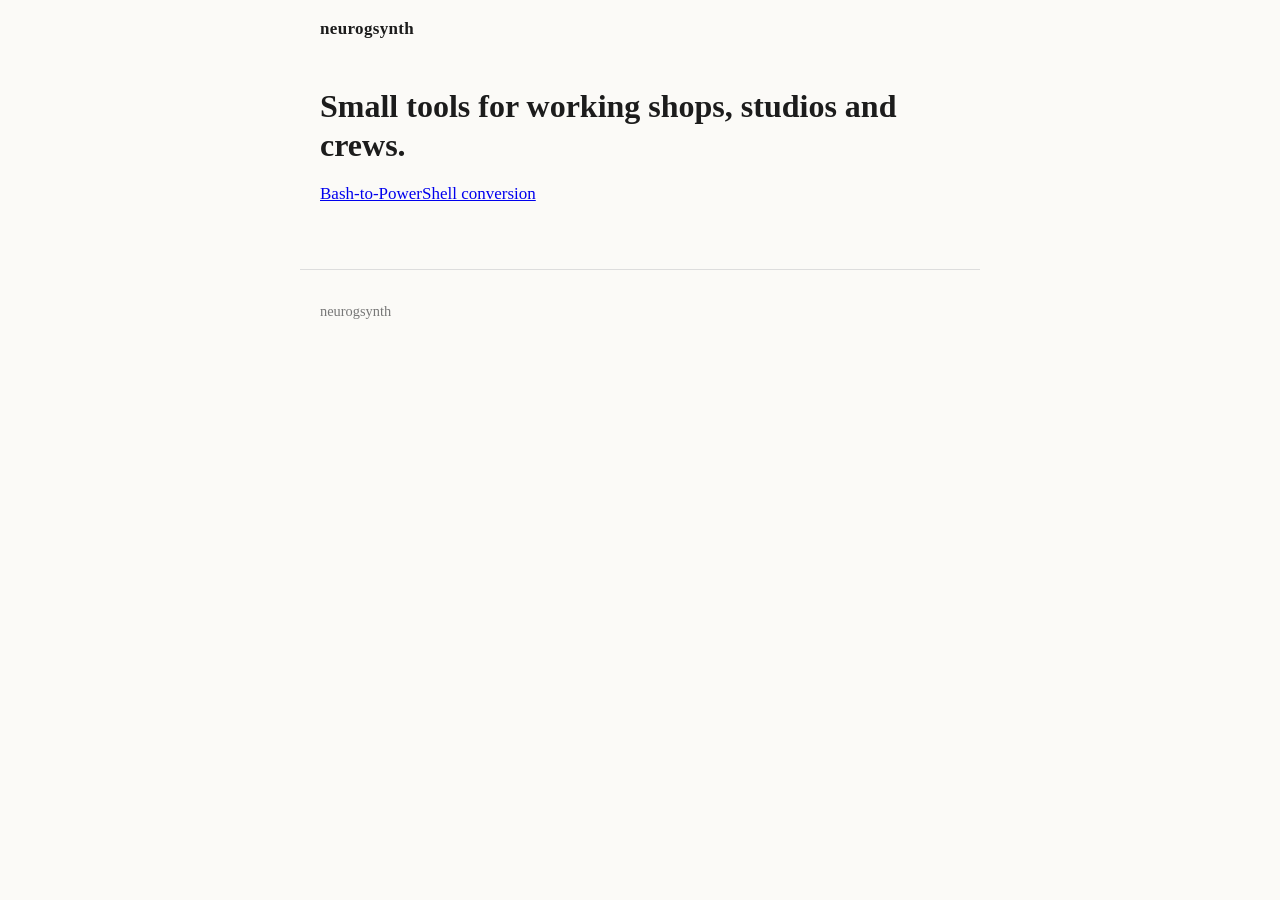
<file: index.html>
<!doctype html>
<html lang="en">
<head>
<meta charset="utf-8">
<meta name="viewport" content="width=device-width, initial-scale=1">
<title>neurogsynth</title>
<link rel="stylesheet" href="/style.css">
</head>
<body>
<header><a class="brand" href="/">neurogsynth</a></header>
<main>
<h1>Small tools for working shops, studios and crews.</h1>
<ul class="pages"><li><a href="/crossshell/">Bash-to-PowerShell conversion</a></li></ul>
</main>
<footer><p>neurogsynth</p></footer>
</body>
</html>
</file>
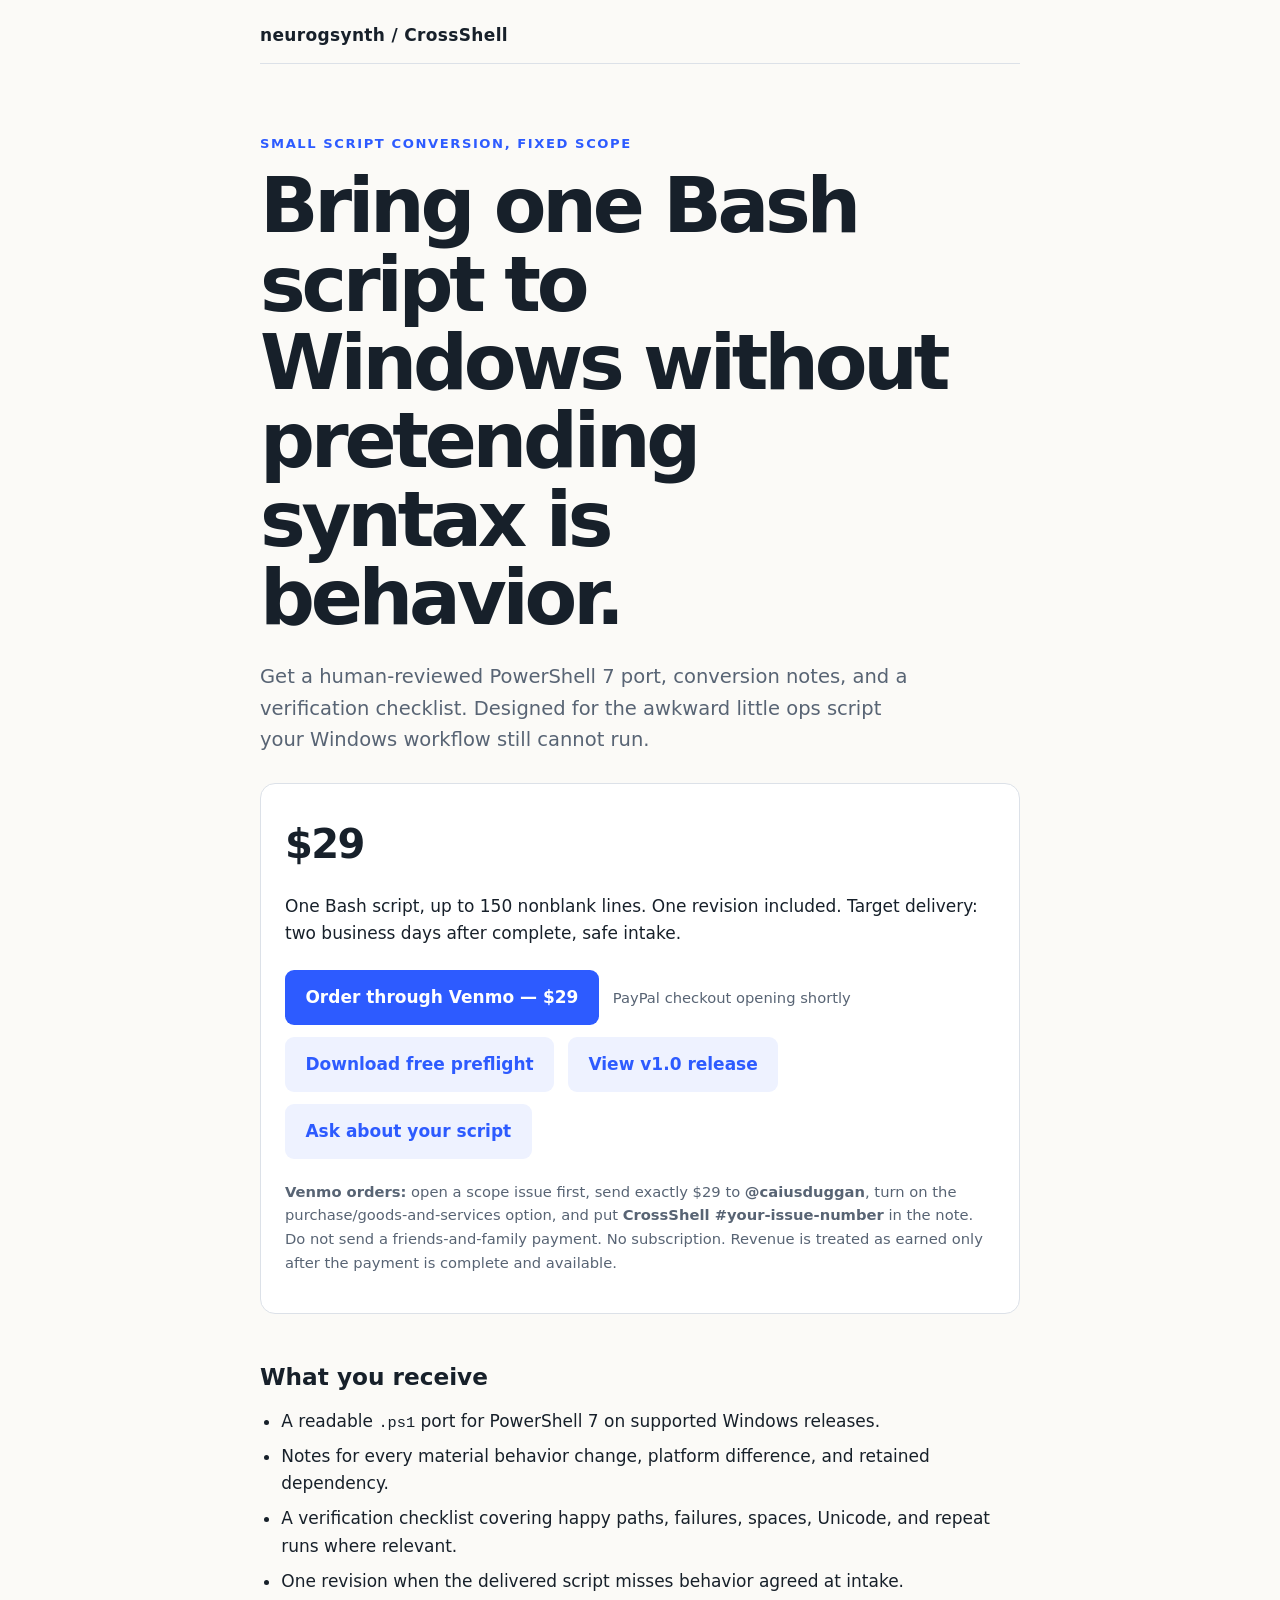
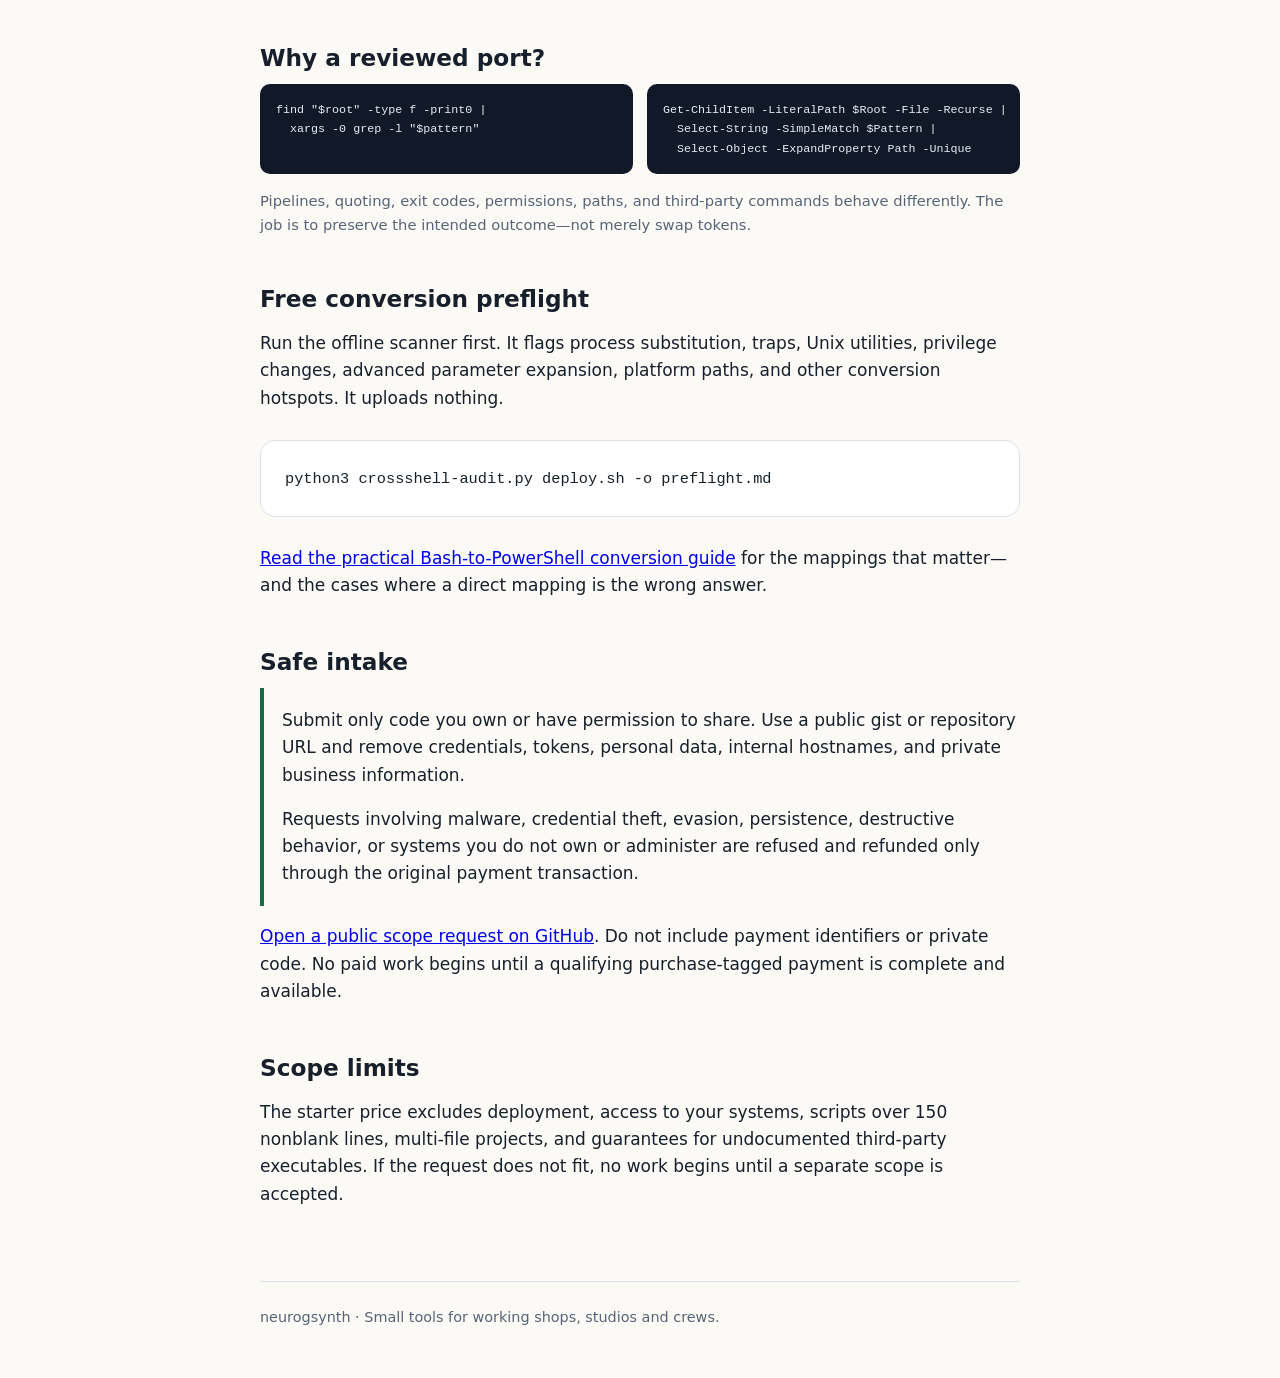
<file: crossshell/index.html>
<!doctype html>
<html lang="en">
<head>
  <meta charset="utf-8">
  <meta name="viewport" content="width=device-width,initial-scale=1">
  <title>CrossShell — Bash-to-PowerShell conversion</title>
  <meta name="description" content="A careful Bash-to-PowerShell 7 conversion with behavior notes, a verification checklist, and one revision.">
  <link rel="canonical" href="https://www.neurogsynth.com/crossshell/">
  <link rel="stylesheet" href="/crossshell/style.css">
</head>
<body>
  <header><a class="brand" href="/">neurogsynth / CrossShell</a></header>
  <main>
    <p class="eyebrow">Small script conversion, fixed scope</p>
    <h1>Bring one Bash script to Windows without pretending syntax is behavior.</h1>
    <p class="lead">Get a human-reviewed PowerShell 7 port, conversion notes, and a verification checklist. Designed for the awkward little ops script your Windows workflow still cannot run.</p>

    <section class="card">
      <p class="price">$29</p>
      <p>One Bash script, up to 150 nonblank lines. One revision included. Target delivery: two business days after complete, safe intake.</p>
      <!-- CHECKOUT_CTA -->
      <a class="button" href="https://venmo.com/u/caiusduggan" rel="nofollow">Order through Venmo — $29</a>
      <span class="small">PayPal checkout opening shortly</span>
      <!-- /CHECKOUT_CTA -->
      <a class="button secondary" href="/crossshell/crossshell-audit.py" download>Download free preflight</a>
      <a class="button secondary" href="https://github.com/caiusdesigns/neurogsynth/releases/tag/crossshell-v1.0.0">View v1.0 release</a>
      <a class="button secondary" href="https://github.com/caiusdesigns/neurogsynth/issues/new?template=crossshell-order.yml">Ask about your script</a>
      <p class="fine"><strong>Venmo orders:</strong> open a scope issue first, send exactly $29 to <strong>@caiusduggan</strong>, turn on the purchase/goods-and-services option, and put <strong>CrossShell #your-issue-number</strong> in the note. Do not send a friends-and-family payment. No subscription. Revenue is treated as earned only after the payment is complete and available.</p>
    </section>

    <h2>What you receive</h2>
    <ul>
      <li>A readable <code>.ps1</code> port for PowerShell 7 on supported Windows releases.</li>
      <li>Notes for every material behavior change, platform difference, and retained dependency.</li>
      <li>A verification checklist covering happy paths, failures, spaces, Unicode, and repeat runs where relevant.</li>
      <li>One revision when the delivered script misses behavior agreed at intake.</li>
    </ul>

    <h2>Why a reviewed port?</h2>
    <div class="sample">
      <pre><code>find "$root" -type f -print0 |
  xargs -0 grep -l "$pattern"</code></pre>
      <pre><code>Get-ChildItem -LiteralPath $Root -File -Recurse |
  Select-String -SimpleMatch $Pattern |
  Select-Object -ExpandProperty Path -Unique</code></pre>
    </div>
    <p class="small">Pipelines, quoting, exit codes, permissions, paths, and third-party commands behave differently. The job is to preserve the intended outcome—not merely swap tokens.</p>

    <h2>Free conversion preflight</h2>
    <p>Run the offline scanner first. It flags process substitution, traps, Unix utilities, privilege changes, advanced parameter expansion, platform paths, and other conversion hotspots. It uploads nothing.</p>
    <pre class="card"><code>python3 crossshell-audit.py deploy.sh -o preflight.md</code></pre>
    <p><a href="/crossshell/bash-to-powershell-guide/">Read the practical Bash-to-PowerShell conversion guide</a> for the mappings that matter—and the cases where a direct mapping is the wrong answer.</p>

    <h2>Safe intake</h2>
    <div class="guard">
      <p>Submit only code you own or have permission to share. Use a public gist or repository URL and remove credentials, tokens, personal data, internal hostnames, and private business information.</p>
      <p>Requests involving malware, credential theft, evasion, persistence, destructive behavior, or systems you do not own or administer are refused and refunded only through the original payment transaction.</p>
    </div>
    <p><a href="https://github.com/caiusdesigns/neurogsynth/issues/new?template=crossshell-order.yml">Open a public scope request on GitHub</a>. Do not include payment identifiers or private code. No paid work begins until a qualifying purchase-tagged payment is complete and available.</p>

    <h2>Scope limits</h2>
    <p>The starter price excludes deployment, access to your systems, scripts over 150 nonblank lines, multi-file projects, and guarantees for undocumented third-party executables. If the request does not fit, no work begins until a separate scope is accepted.</p>
  </main>
  <footer>neurogsynth · Small tools for working shops, studios and crews.</footer>
</body>
</html>
</file>
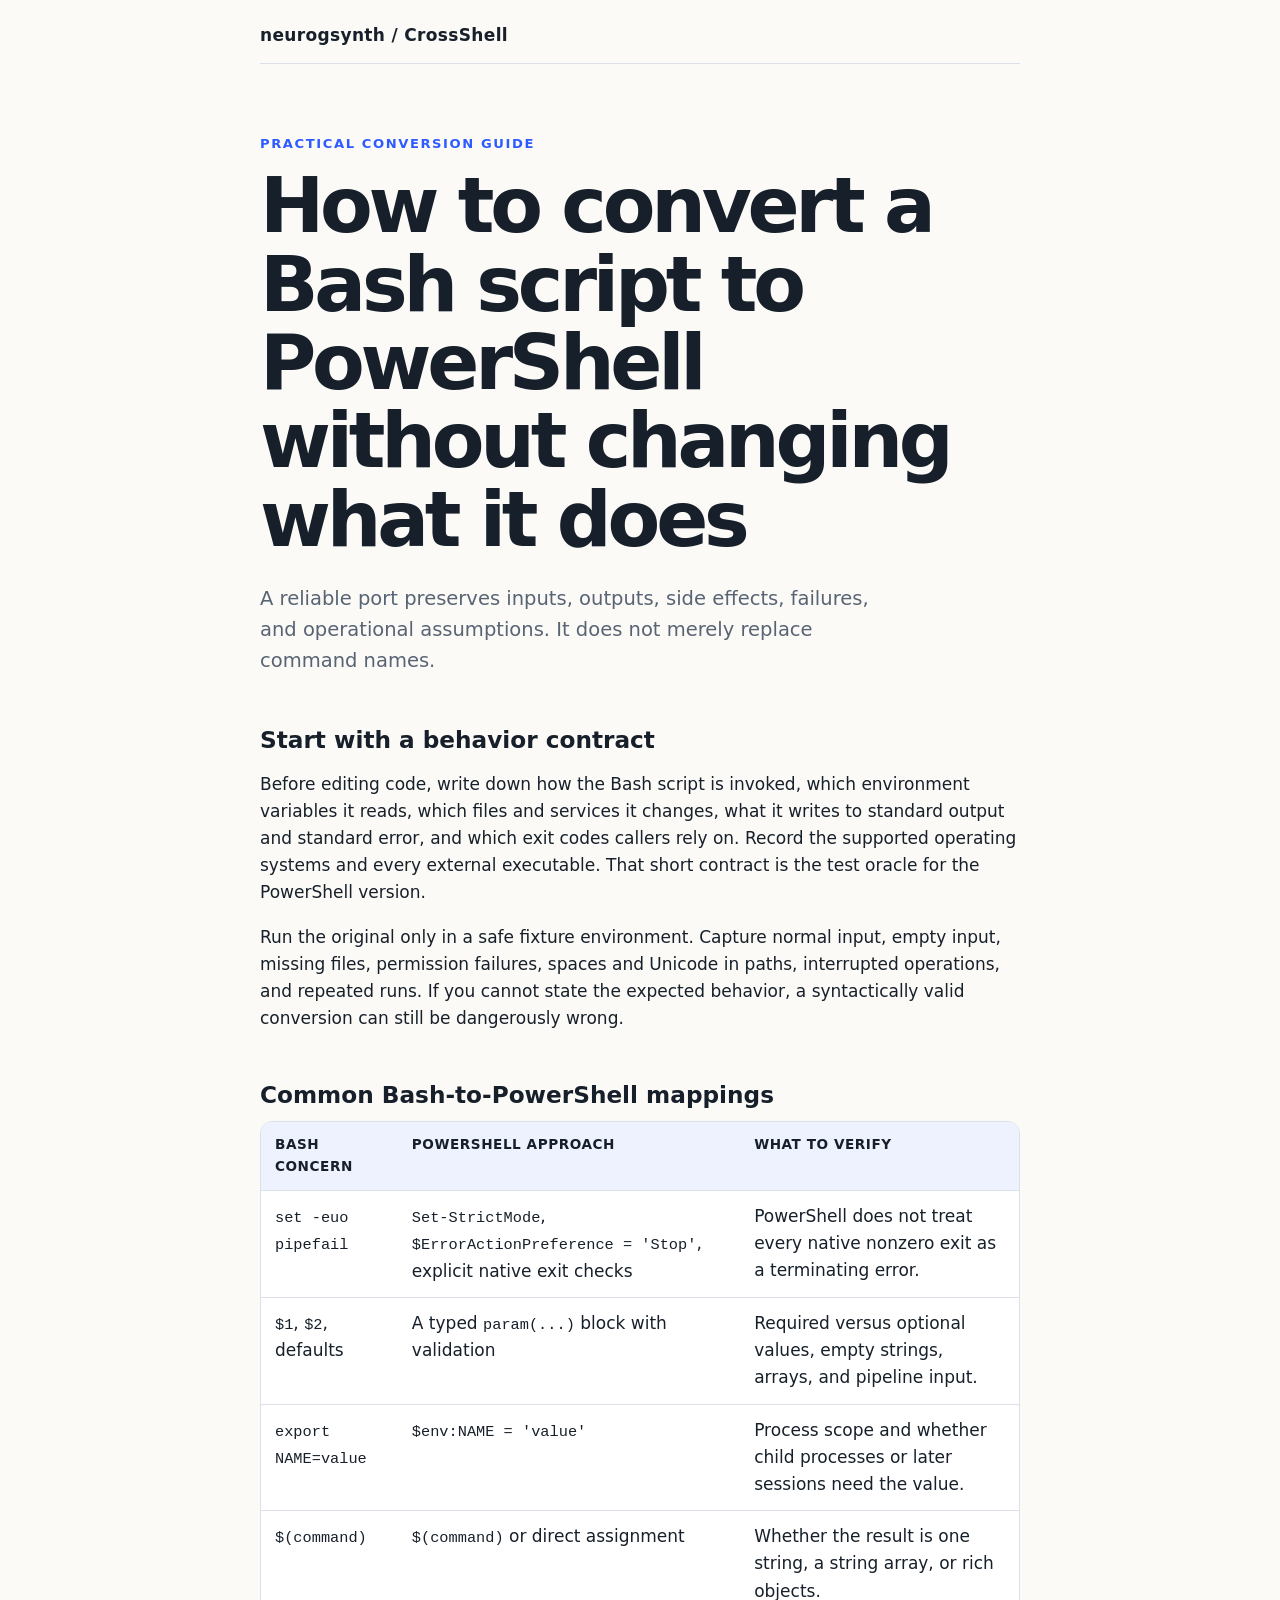
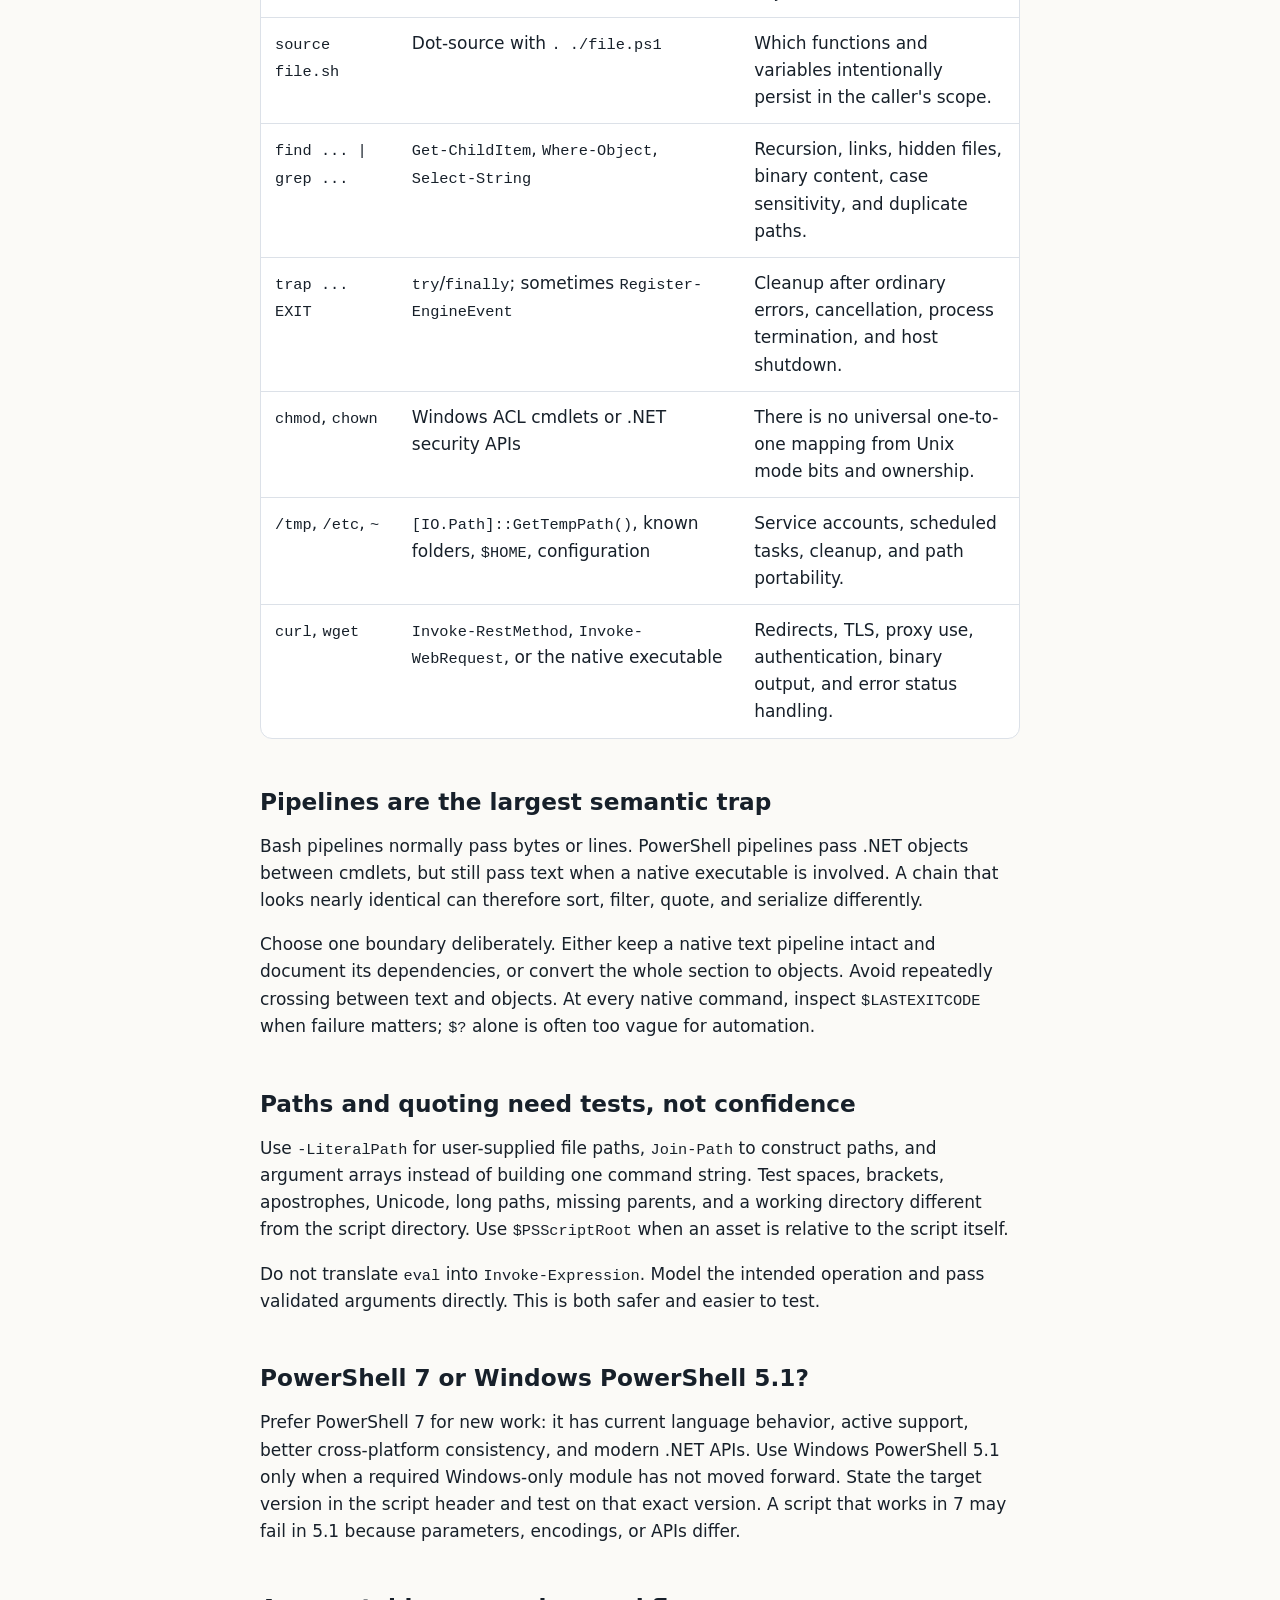
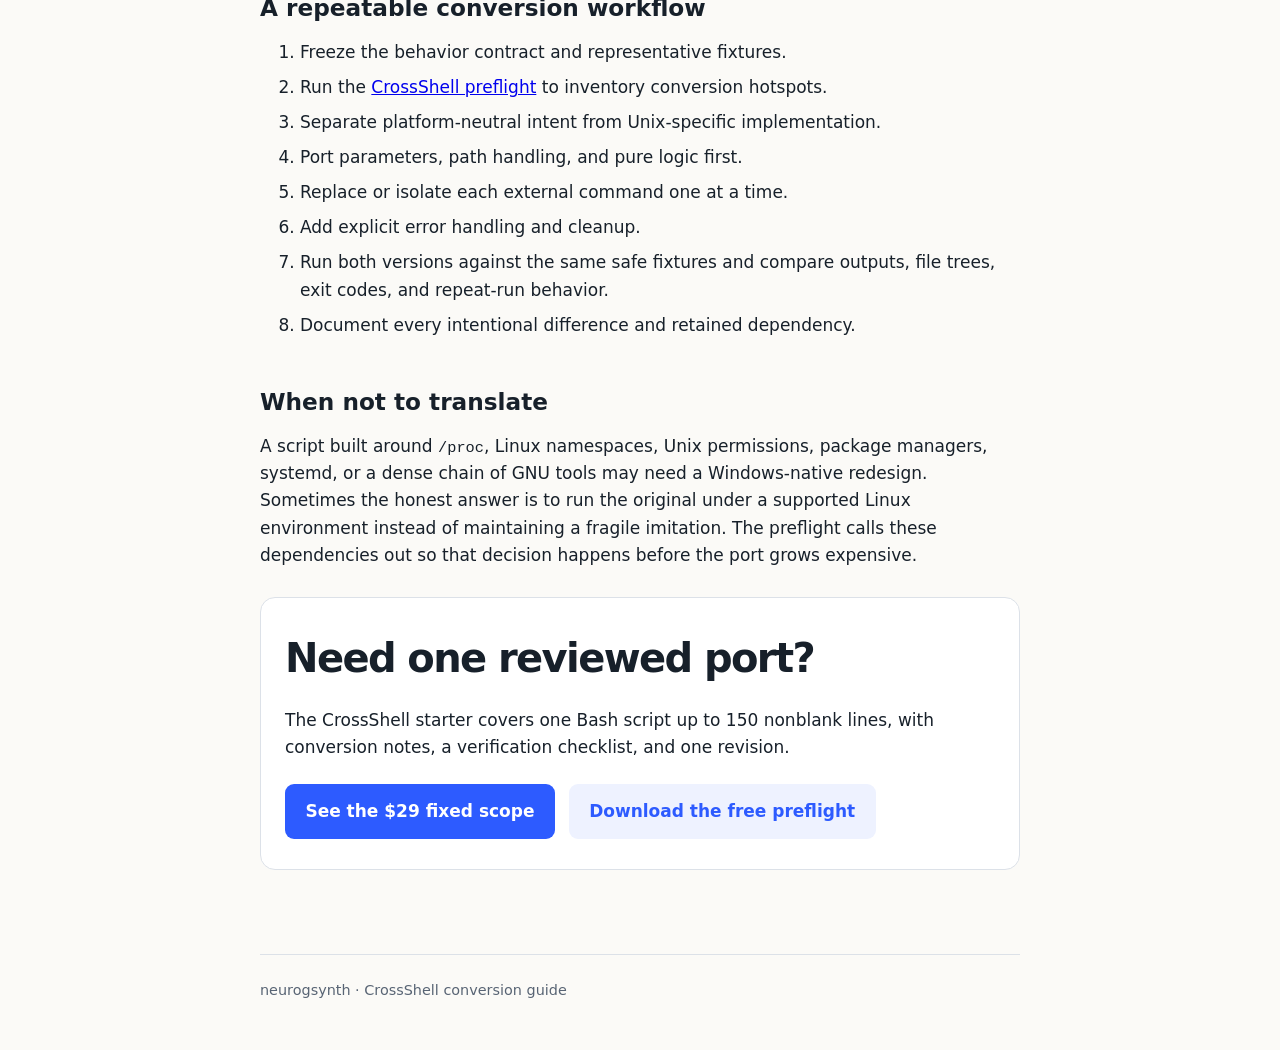
<file: crossshell/bash-to-powershell-guide/index.html>
<!doctype html>
<html lang="en">
<head>
  <meta charset="utf-8">
  <meta name="viewport" content="width=device-width,initial-scale=1">
  <title>How to convert a Bash script to PowerShell 7 safely</title>
  <meta name="description" content="A practical Bash-to-PowerShell conversion guide covering strict mode, arguments, paths, pipelines, exit codes, Unix tools, traps, permissions, and testing.">
  <link rel="canonical" href="https://www.neurogsynth.com/crossshell/bash-to-powershell-guide/">
  <link rel="stylesheet" href="/crossshell/style.css">
</head>
<body>
  <header><a class="brand" href="/crossshell/">neurogsynth / CrossShell</a></header>
  <main>
    <p class="eyebrow">Practical conversion guide</p>
    <h1>How to convert a Bash script to PowerShell without changing what it does</h1>
    <p class="lead">A reliable port preserves inputs, outputs, side effects, failures, and operational assumptions. It does not merely replace command names.</p>

    <h2>Start with a behavior contract</h2>
    <p>Before editing code, write down how the Bash script is invoked, which environment variables it reads, which files and services it changes, what it writes to standard output and standard error, and which exit codes callers rely on. Record the supported operating systems and every external executable. That short contract is the test oracle for the PowerShell version.</p>
    <p>Run the original only in a safe fixture environment. Capture normal input, empty input, missing files, permission failures, spaces and Unicode in paths, interrupted operations, and repeated runs. If you cannot state the expected behavior, a syntactically valid conversion can still be dangerously wrong.</p>

    <h2>Common Bash-to-PowerShell mappings</h2>
    <div class="table-wrap">
      <table>
        <thead><tr><th>Bash concern</th><th>PowerShell approach</th><th>What to verify</th></tr></thead>
        <tbody>
          <tr><td><code>set -euo pipefail</code></td><td><code>Set-StrictMode</code>, <code>$ErrorActionPreference = 'Stop'</code>, explicit native exit checks</td><td>PowerShell does not treat every native nonzero exit as a terminating error.</td></tr>
          <tr><td><code>$1</code>, <code>$2</code>, defaults</td><td>A typed <code>param(...)</code> block with validation</td><td>Required versus optional values, empty strings, arrays, and pipeline input.</td></tr>
          <tr><td><code>export NAME=value</code></td><td><code>$env:NAME = 'value'</code></td><td>Process scope and whether child processes or later sessions need the value.</td></tr>
          <tr><td><code>$(command)</code></td><td><code>$(command)</code> or direct assignment</td><td>Whether the result is one string, a string array, or rich objects.</td></tr>
          <tr><td><code>source file.sh</code></td><td>Dot-source with <code>. ./file.ps1</code></td><td>Which functions and variables intentionally persist in the caller's scope.</td></tr>
          <tr><td><code>find ... | grep ...</code></td><td><code>Get-ChildItem</code>, <code>Where-Object</code>, <code>Select-String</code></td><td>Recursion, links, hidden files, binary content, case sensitivity, and duplicate paths.</td></tr>
          <tr><td><code>trap ... EXIT</code></td><td><code>try</code>/<code>finally</code>; sometimes <code>Register-EngineEvent</code></td><td>Cleanup after ordinary errors, cancellation, process termination, and host shutdown.</td></tr>
          <tr><td><code>chmod</code>, <code>chown</code></td><td>Windows ACL cmdlets or .NET security APIs</td><td>There is no universal one-to-one mapping from Unix mode bits and ownership.</td></tr>
          <tr><td><code>/tmp</code>, <code>/etc</code>, <code>~</code></td><td><code>[IO.Path]::GetTempPath()</code>, known folders, <code>$HOME</code>, configuration</td><td>Service accounts, scheduled tasks, cleanup, and path portability.</td></tr>
          <tr><td><code>curl</code>, <code>wget</code></td><td><code>Invoke-RestMethod</code>, <code>Invoke-WebRequest</code>, or the native executable</td><td>Redirects, TLS, proxy use, authentication, binary output, and error status handling.</td></tr>
        </tbody>
      </table>
    </div>

    <h2>Pipelines are the largest semantic trap</h2>
    <p>Bash pipelines normally pass bytes or lines. PowerShell pipelines pass .NET objects between cmdlets, but still pass text when a native executable is involved. A chain that looks nearly identical can therefore sort, filter, quote, and serialize differently.</p>
    <p>Choose one boundary deliberately. Either keep a native text pipeline intact and document its dependencies, or convert the whole section to objects. Avoid repeatedly crossing between text and objects. At every native command, inspect <code>$LASTEXITCODE</code> when failure matters; <code>$?</code> alone is often too vague for automation.</p>

    <h2>Paths and quoting need tests, not confidence</h2>
    <p>Use <code>-LiteralPath</code> for user-supplied file paths, <code>Join-Path</code> to construct paths, and argument arrays instead of building one command string. Test spaces, brackets, apostrophes, Unicode, long paths, missing parents, and a working directory different from the script directory. Use <code>$PSScriptRoot</code> when an asset is relative to the script itself.</p>
    <p>Do not translate <code>eval</code> into <code>Invoke-Expression</code>. Model the intended operation and pass validated arguments directly. This is both safer and easier to test.</p>

    <h2>PowerShell 7 or Windows PowerShell 5.1?</h2>
    <p>Prefer PowerShell 7 for new work: it has current language behavior, active support, better cross-platform consistency, and modern .NET APIs. Use Windows PowerShell 5.1 only when a required Windows-only module has not moved forward. State the target version in the script header and test on that exact version. A script that works in 7 may fail in 5.1 because parameters, encodings, or APIs differ.</p>

    <h2>A repeatable conversion workflow</h2>
    <ol>
      <li>Freeze the behavior contract and representative fixtures.</li>
      <li>Run the <a href="/crossshell/crossshell-audit.py">CrossShell preflight</a> to inventory conversion hotspots.</li>
      <li>Separate platform-neutral intent from Unix-specific implementation.</li>
      <li>Port parameters, path handling, and pure logic first.</li>
      <li>Replace or isolate each external command one at a time.</li>
      <li>Add explicit error handling and cleanup.</li>
      <li>Run both versions against the same safe fixtures and compare outputs, file trees, exit codes, and repeat-run behavior.</li>
      <li>Document every intentional difference and retained dependency.</li>
    </ol>

    <h2>When not to translate</h2>
    <p>A script built around <code>/proc</code>, Linux namespaces, Unix permissions, package managers, systemd, or a dense chain of GNU tools may need a Windows-native redesign. Sometimes the honest answer is to run the original under a supported Linux environment instead of maintaining a fragile imitation. The preflight calls these dependencies out so that decision happens before the port grows expensive.</p>

    <section class="card">
      <p class="price">Need one reviewed port?</p>
      <p>The CrossShell starter covers one Bash script up to 150 nonblank lines, with conversion notes, a verification checklist, and one revision.</p>
      <a class="button" href="/crossshell/">See the $29 fixed scope</a>
      <a class="button secondary" href="/crossshell/crossshell-audit.py" download>Download the free preflight</a>
    </section>
  </main>
  <footer>neurogsynth · CrossShell conversion guide</footer>
</body>
</html>
</file>
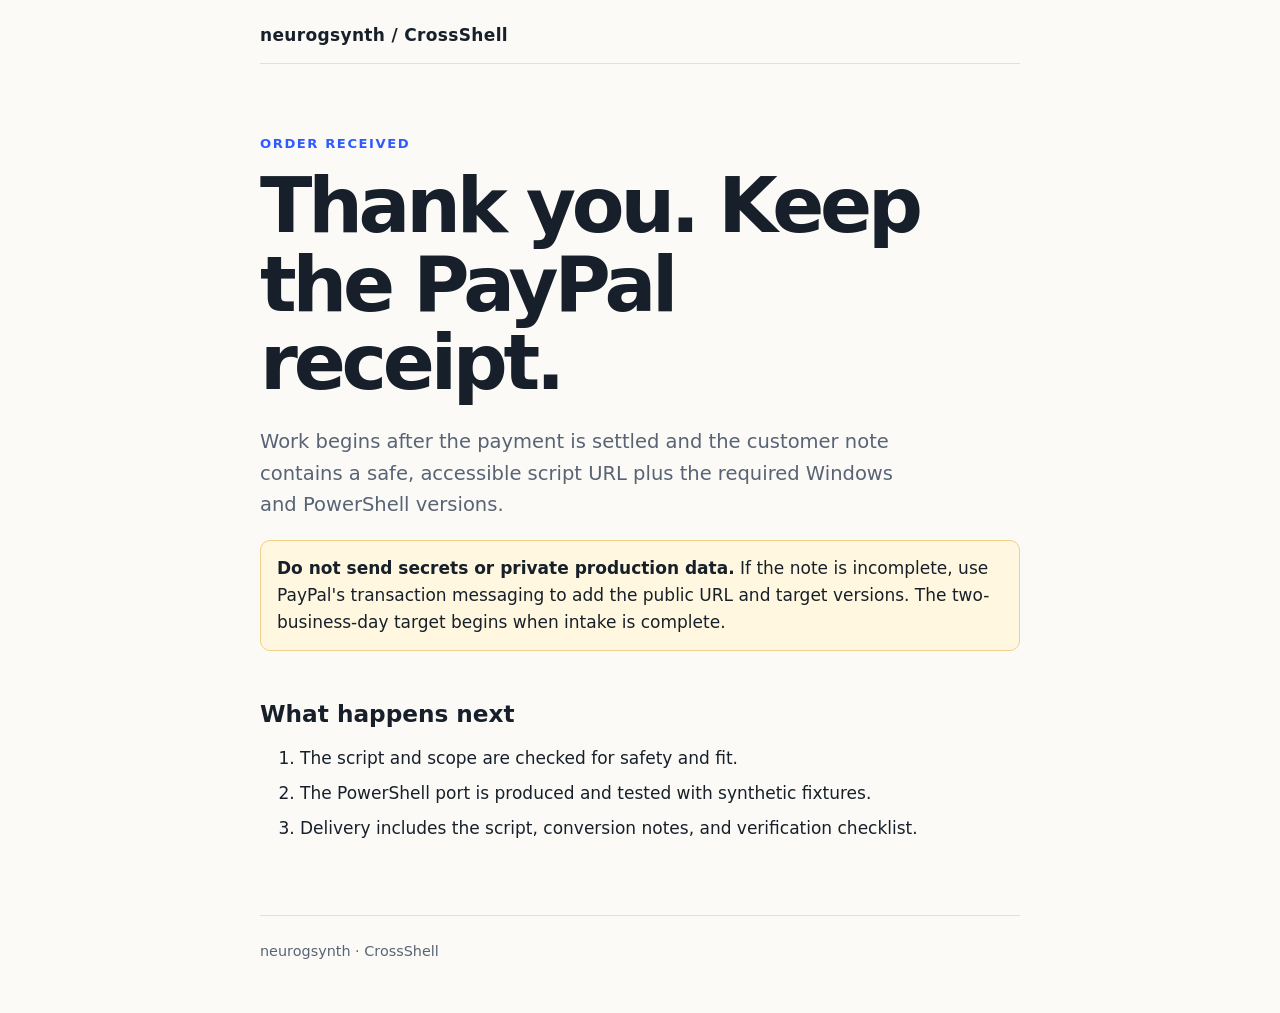
<file: crossshell/thanks/index.html>
<!doctype html>
<html lang="en">
<head>
  <meta charset="utf-8">
  <meta name="viewport" content="width=device-width,initial-scale=1">
  <title>CrossShell order received</title>
  <meta name="robots" content="noindex">
  <link rel="stylesheet" href="/crossshell/style.css">
</head>
<body>
  <header><a class="brand" href="/crossshell/">neurogsynth / CrossShell</a></header>
  <main>
    <p class="eyebrow">Order received</p>
    <h1>Thank you. Keep the PayPal receipt.</h1>
    <p class="lead">Work begins after the payment is settled and the customer note contains a safe, accessible script URL plus the required Windows and PowerShell versions.</p>
    <div class="notice">
      <strong>Do not send secrets or private production data.</strong> If the note is incomplete, use PayPal's transaction messaging to add the public URL and target versions. The two-business-day target begins when intake is complete.
    </div>
    <h2>What happens next</h2>
    <ol>
      <li>The script and scope are checked for safety and fit.</li>
      <li>The PowerShell port is produced and tested with synthetic fixtures.</li>
      <li>Delivery includes the script, conversion notes, and verification checklist.</li>
    </ol>
  </main>
  <footer>neurogsynth · CrossShell</footer>
</body>
</html>
</file>
<file: style.css>
body{margin:0;font:17px/1.55 Georgia,serif;color:#1c1c1c;background:#fbfaf7}header,main,footer{max-width:640px;margin:0 auto;padding:16px 20px}header .brand{text-decoration:none;color:#1c1c1c;font-weight:bold;letter-spacing:.02em}h1{font-size:2rem;line-height:1.2;margin:.4em 0}h2{font-size:1.1rem;margin:1.6em 0 .3em;text-transform:uppercase;letter-spacing:.06em;color:#555}.lead{font-size:1.15rem}.price{font-weight:bold}.button{display:inline-block;padding:.7em 1.3em;background:#1c1c1c;color:#fbfaf7;text-decoration:none;border-radius:4px}.button.muted{background:#888}.fine{color:#666;font-size:.9rem}footer{color:#777;font-size:.9rem;border-top:1px solid #ddd;margin-top:2em}ul.pages{list-style:none;padding:0}ul.pages li{margin:.6em 0}
</file>
<file: crossshell/style.css>
:root{--ink:#17202a;--muted:#586474;--paper:#fbfaf7;--accent:#2d5bff;--soft:#eef2ff;--line:#dce1e8;--ok:#176b46}*{box-sizing:border-box}body{margin:0;background:var(--paper);color:var(--ink);font:17px/1.6 ui-sans-serif,system-ui,-apple-system,BlinkMacSystemFont,"Segoe UI",sans-serif}header,main,footer{width:min(760px,calc(100% - 36px));margin:auto}header{padding:22px 0 14px;border-bottom:1px solid var(--line)}.brand{font-weight:750;letter-spacing:.02em;color:var(--ink);text-decoration:none}main{padding:56px 0}h1{max-width:690px;font-size:clamp(2.35rem,7vw,4.8rem);line-height:1.02;letter-spacing:-.055em;margin:0 0 24px}h2{font-size:1.45rem;line-height:1.25;margin:48px 0 12px}.lead{font-size:1.22rem;max-width:650px;color:var(--muted)}.eyebrow{color:var(--accent);font-size:.82rem;font-weight:800;letter-spacing:.12em;text-transform:uppercase}.card{border:1px solid var(--line);border-radius:15px;padding:24px;margin:28px 0;background:#fff}.price{font-size:2.5rem;font-weight:850;letter-spacing:-.04em;margin:.1em 0}.small,.fine{font-size:.92rem;color:var(--muted)}.button{display:inline-block;background:var(--accent);color:#fff;text-decoration:none;font-weight:750;padding:.82em 1.2em;border-radius:9px;margin:.35em .5em .35em 0}.button.secondary{background:var(--soft);color:var(--accent)}.button.disabled{background:#8993a3;color:#fff;cursor:not-allowed}ul{padding-left:1.25em}li{margin:.46em 0}.sample{display:grid;grid-template-columns:1fr 1fr;gap:14px}.sample pre{margin:0;overflow:auto;background:#111827;color:#e7edf6;padding:16px;border-radius:10px;font:13px/1.5 ui-monospace,SFMono-Regular,Menlo,monospace}.guard{border-left:4px solid var(--ok);padding:2px 0 2px 18px}.notice{border:1px solid #f0cf86;background:#fff7df;padding:14px 16px;border-radius:10px}.table-wrap{overflow-x:auto;border:1px solid var(--line);border-radius:12px;background:#fff}table{border-collapse:collapse;width:100%;min-width:680px}th,td{text-align:left;vertical-align:top;padding:12px 14px;border-bottom:1px solid var(--line)}th{font-size:.85rem;text-transform:uppercase;letter-spacing:.04em;background:var(--soft)}tr:last-child td{border-bottom:0}code{font-family:ui-monospace,SFMono-Regular,Menlo,monospace;font-size:.9em}footer{border-top:1px solid var(--line);padding:24px 0 50px;color:var(--muted);font-size:.9rem}@media(max-width:650px){main{padding:36px 0}.sample{grid-template-columns:1fr}}
</file>
